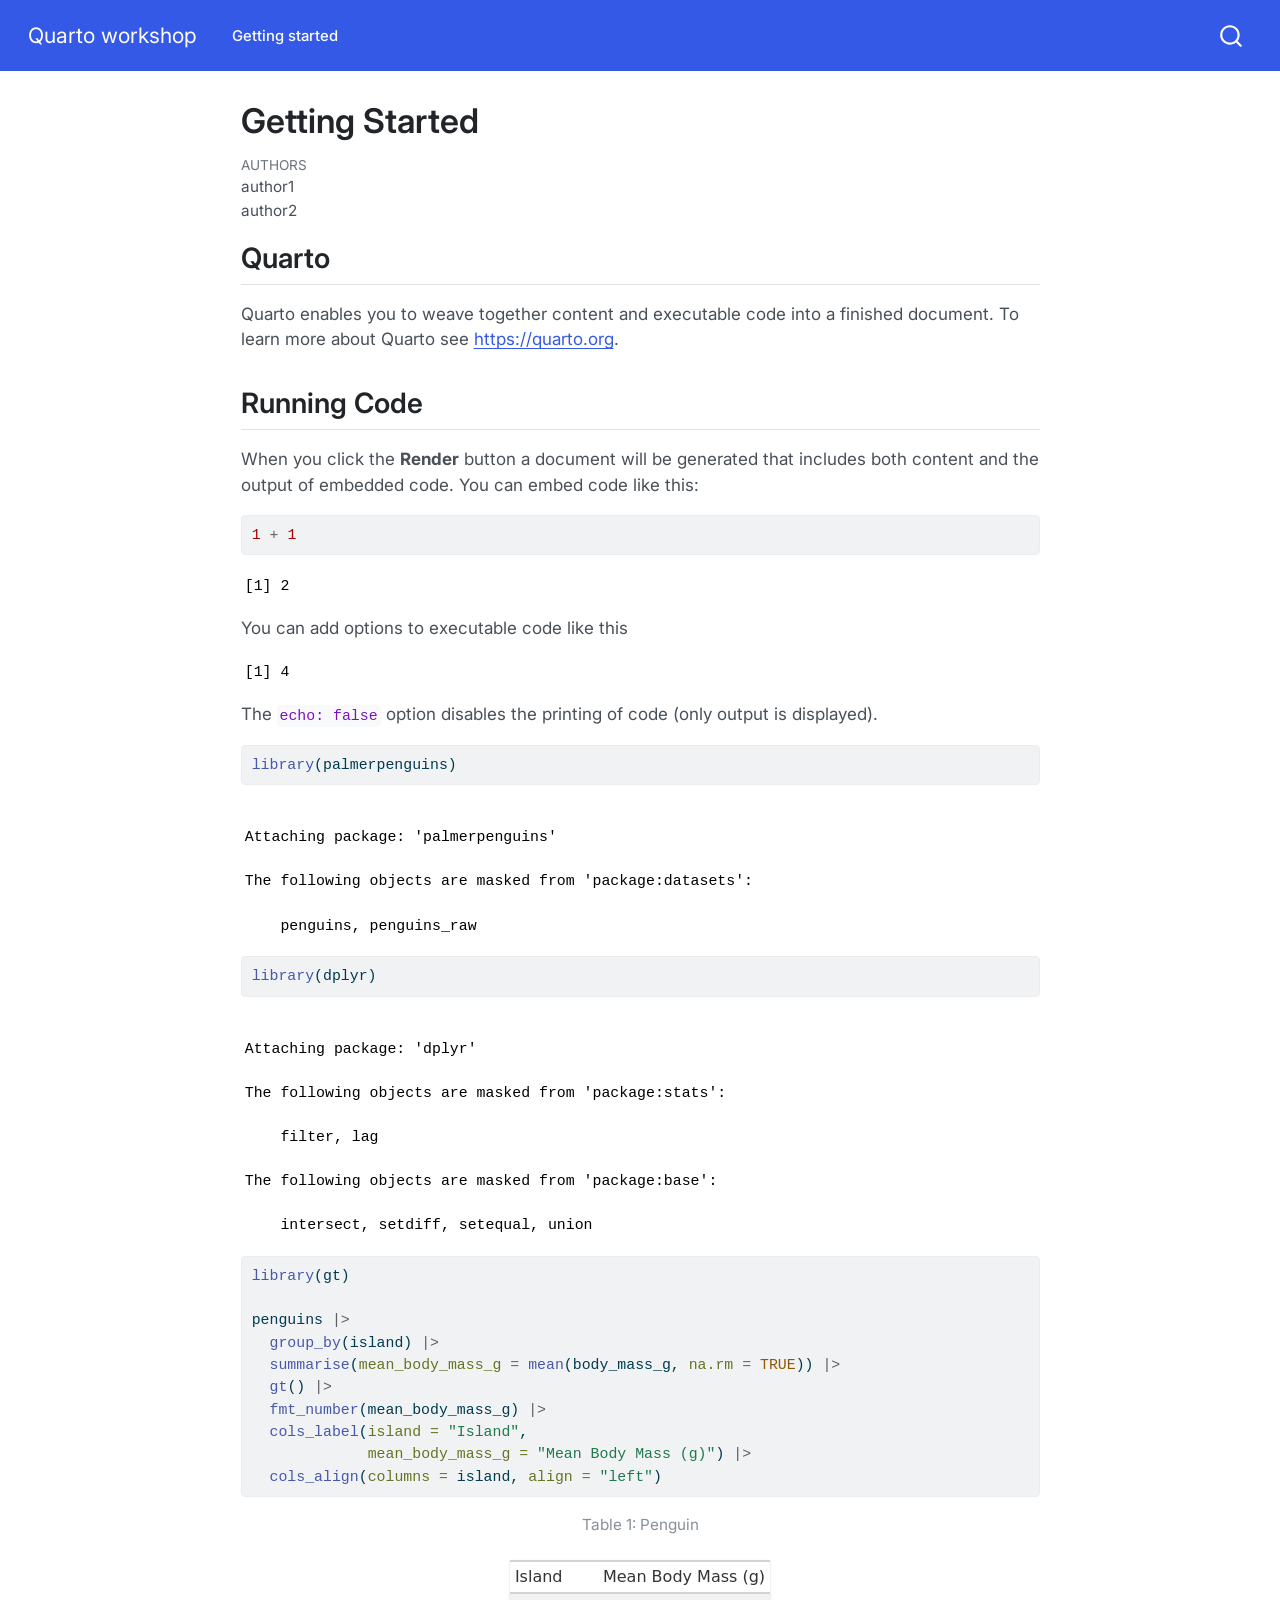
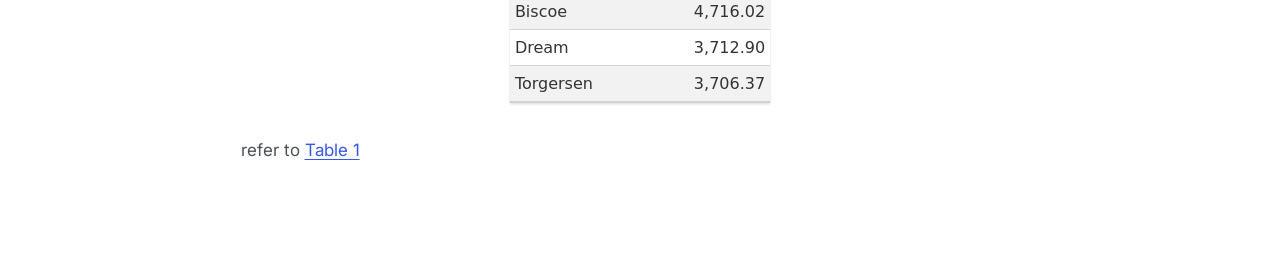
<file: index.html>
<html xmlns="http://www.w3.org/1999/xhtml">    
  <head>      
    <title>Redirect to gettingstarted.html</title>      
    <meta http-equiv="refresh" content="0;URL='gettingstarted.html'" />    
  </head>    
  <body> 
  </body>  
</html>
</file>
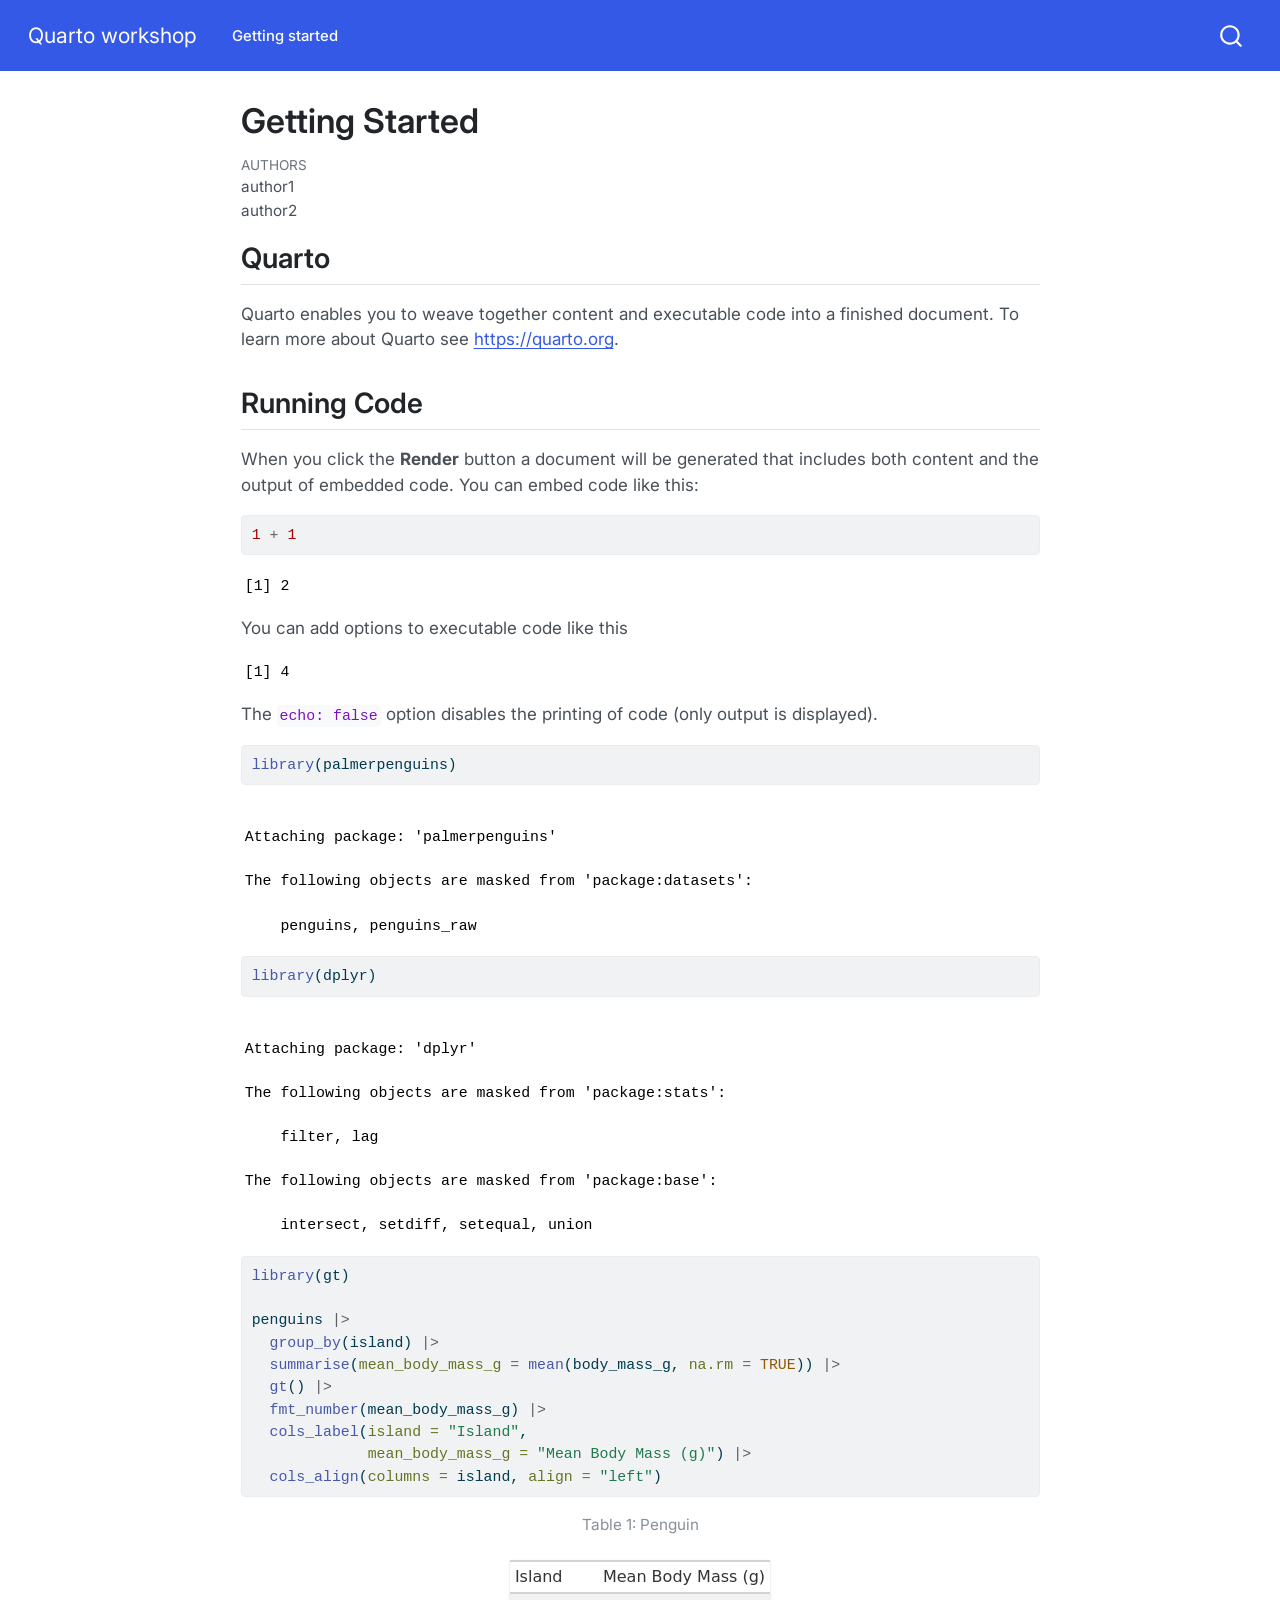
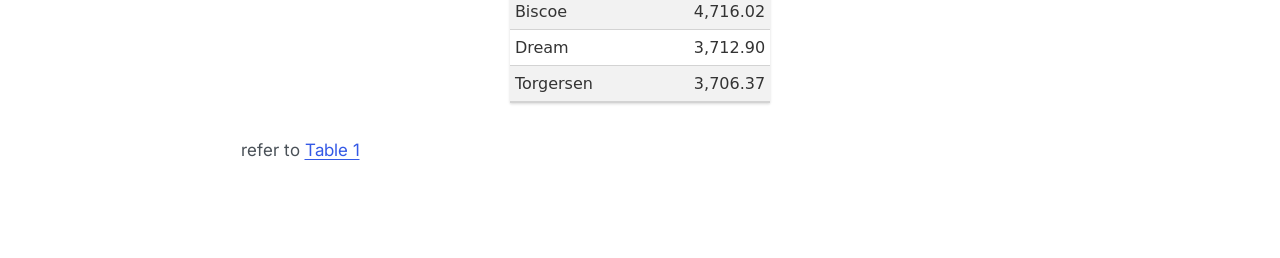
<file: gettingstarted.html>
<!DOCTYPE html>
<html xmlns="http://www.w3.org/1999/xhtml" lang="en" xml:lang="en"><head>

<meta charset="utf-8">
<meta name="generator" content="quarto-1.6.42">

<meta name="viewport" content="width=device-width, initial-scale=1.0, user-scalable=yes">

<meta name="author" content="author1">
<meta name="author" content="author2">

<title>Getting Started – Quarto workshop</title>
<style>
code{white-space: pre-wrap;}
span.smallcaps{font-variant: small-caps;}
div.columns{display: flex; gap: min(4vw, 1.5em);}
div.column{flex: auto; overflow-x: auto;}
div.hanging-indent{margin-left: 1.5em; text-indent: -1.5em;}
ul.task-list{list-style: none;}
ul.task-list li input[type="checkbox"] {
  width: 0.8em;
  margin: 0 0.8em 0.2em -1em; /* quarto-specific, see https://github.com/quarto-dev/quarto-cli/issues/4556 */ 
  vertical-align: middle;
}
/* CSS for syntax highlighting */
pre > code.sourceCode { white-space: pre; position: relative; }
pre > code.sourceCode > span { line-height: 1.25; }
pre > code.sourceCode > span:empty { height: 1.2em; }
.sourceCode { overflow: visible; }
code.sourceCode > span { color: inherit; text-decoration: inherit; }
div.sourceCode { margin: 1em 0; }
pre.sourceCode { margin: 0; }
@media screen {
div.sourceCode { overflow: auto; }
}
@media print {
pre > code.sourceCode { white-space: pre-wrap; }
pre > code.sourceCode > span { display: inline-block; text-indent: -5em; padding-left: 5em; }
}
pre.numberSource code
  { counter-reset: source-line 0; }
pre.numberSource code > span
  { position: relative; left: -4em; counter-increment: source-line; }
pre.numberSource code > span > a:first-child::before
  { content: counter(source-line);
    position: relative; left: -1em; text-align: right; vertical-align: baseline;
    border: none; display: inline-block;
    -webkit-touch-callout: none; -webkit-user-select: none;
    -khtml-user-select: none; -moz-user-select: none;
    -ms-user-select: none; user-select: none;
    padding: 0 4px; width: 4em;
  }
pre.numberSource { margin-left: 3em;  padding-left: 4px; }
div.sourceCode
  {   }
@media screen {
pre > code.sourceCode > span > a:first-child::before { text-decoration: underline; }
}
</style>


<script src="site_libs/quarto-nav/quarto-nav.js"></script>
<script src="site_libs/quarto-nav/headroom.min.js"></script>
<script src="site_libs/clipboard/clipboard.min.js"></script>
<script src="site_libs/quarto-search/autocomplete.umd.js"></script>
<script src="site_libs/quarto-search/fuse.min.js"></script>
<script src="site_libs/quarto-search/quarto-search.js"></script>
<meta name="quarto:offset" content="./">
<script src="site_libs/quarto-html/quarto.js"></script>
<script src="site_libs/quarto-html/popper.min.js"></script>
<script src="site_libs/quarto-html/tippy.umd.min.js"></script>
<script src="site_libs/quarto-html/anchor.min.js"></script>
<link href="site_libs/quarto-html/tippy.css" rel="stylesheet">
<link href="site_libs/quarto-html/quarto-syntax-highlighting-2f5df379a58b258e96c21c0638c20c03.css" rel="stylesheet" id="quarto-text-highlighting-styles">
<script src="site_libs/bootstrap/bootstrap.min.js"></script>
<link href="site_libs/bootstrap/bootstrap-icons.css" rel="stylesheet">
<link href="site_libs/bootstrap/bootstrap-1dda7c5ac6e10659e6dc1581d3376def.min.css" rel="stylesheet" append-hash="true" id="quarto-bootstrap" data-mode="light">
<script id="quarto-search-options" type="application/json">{
  "location": "navbar",
  "copy-button": false,
  "collapse-after": 3,
  "panel-placement": "end",
  "type": "overlay",
  "limit": 50,
  "keyboard-shortcut": [
    "f",
    "/",
    "s"
  ],
  "show-item-context": false,
  "language": {
    "search-no-results-text": "No results",
    "search-matching-documents-text": "matching documents",
    "search-copy-link-title": "Copy link to search",
    "search-hide-matches-text": "Hide additional matches",
    "search-more-match-text": "more match in this document",
    "search-more-matches-text": "more matches in this document",
    "search-clear-button-title": "Clear",
    "search-text-placeholder": "",
    "search-detached-cancel-button-title": "Cancel",
    "search-submit-button-title": "Submit",
    "search-label": "Search"
  }
}</script>


</head>

<body class="nav-fixed fullcontent">

<div id="quarto-search-results"></div>
  <header id="quarto-header" class="headroom fixed-top">
    <nav class="navbar navbar-expand-lg " data-bs-theme="dark">
      <div class="navbar-container container-fluid">
      <div class="navbar-brand-container mx-auto">
    <a class="navbar-brand" href="./index.html">
    <span class="navbar-title">Quarto workshop</span>
    </a>
  </div>
            <div id="quarto-search" class="" title="Search"></div>
          <button class="navbar-toggler" type="button" data-bs-toggle="collapse" data-bs-target="#navbarCollapse" aria-controls="navbarCollapse" role="menu" aria-expanded="false" aria-label="Toggle navigation" onclick="if (window.quartoToggleHeadroom) { window.quartoToggleHeadroom(); }">
  <span class="navbar-toggler-icon"></span>
</button>
          <div class="collapse navbar-collapse" id="navbarCollapse">
            <ul class="navbar-nav navbar-nav-scroll me-auto">
  <li class="nav-item">
    <a class="nav-link active" href="./gettingstarted.html" aria-current="page"> 
<span class="menu-text">Getting started</span></a>
  </li>  
</ul>
          </div> <!-- /navcollapse -->
            <div class="quarto-navbar-tools">
</div>
      </div> <!-- /container-fluid -->
    </nav>
</header>
<!-- content -->
<div id="quarto-content" class="quarto-container page-columns page-rows-contents page-layout-article page-navbar">
<!-- sidebar -->
<!-- margin-sidebar -->
    
<!-- main -->
<main class="content" id="quarto-document-content">

<header id="title-block-header" class="quarto-title-block default">
<div class="quarto-title">
<h1 class="title">Getting Started</h1>
</div>



<div class="quarto-title-meta">

    <div>
    <div class="quarto-title-meta-heading">Authors</div>
    <div class="quarto-title-meta-contents">
             <p>author1 </p>
             <p>author2 </p>
          </div>
  </div>
    
  
    
  </div>
  


</header>


<section id="quarto" class="level2">
<h2 class="anchored" data-anchor-id="quarto">Quarto</h2>
<p>Quarto enables you to weave together content and executable code into a finished document. To learn more about Quarto see <a href="https://quarto.org" class="uri">https://quarto.org</a>.</p>
</section>
<section id="running-code" class="level2">
<h2 class="anchored" data-anchor-id="running-code">Running Code</h2>
<p>When you click the <strong>Render</strong> button a document will be generated that includes both content and the output of embedded code. You can embed code like this:</p>
<div class="cell">
<div class="sourceCode cell-code" id="cb1"><pre class="sourceCode r code-with-copy"><code class="sourceCode r"><span id="cb1-1"><a href="#cb1-1" aria-hidden="true" tabindex="-1"></a><span class="dv">1</span> <span class="sc">+</span> <span class="dv">1</span></span></code><button title="Copy to Clipboard" class="code-copy-button"><i class="bi"></i></button></pre></div>
<div class="cell-output cell-output-stdout">
<pre><code>[1] 2</code></pre>
</div>
</div>
<p>You can add options to executable code like this</p>
<div class="cell">
<div class="cell-output cell-output-stdout">
<pre><code>[1] 4</code></pre>
</div>
</div>
<p>The <code>echo: false</code> option disables the printing of code (only output is displayed).</p>
<div class="cell">
<div class="sourceCode cell-code" id="cb4"><pre class="sourceCode r code-with-copy"><code class="sourceCode r"><span id="cb4-1"><a href="#cb4-1" aria-hidden="true" tabindex="-1"></a><span class="fu">library</span>(palmerpenguins)</span></code><button title="Copy to Clipboard" class="code-copy-button"><i class="bi"></i></button></pre></div>
<div class="cell-output cell-output-stderr">
<pre><code>
Attaching package: 'palmerpenguins'</code></pre>
</div>
<div class="cell-output cell-output-stderr">
<pre><code>The following objects are masked from 'package:datasets':

    penguins, penguins_raw</code></pre>
</div>
</div>
<div class="cell">
<div class="sourceCode cell-code" id="cb7"><pre class="sourceCode r code-with-copy"><code class="sourceCode r"><span id="cb7-1"><a href="#cb7-1" aria-hidden="true" tabindex="-1"></a><span class="fu">library</span>(dplyr)</span></code><button title="Copy to Clipboard" class="code-copy-button"><i class="bi"></i></button></pre></div>
<div class="cell-output cell-output-stderr">
<pre><code>
Attaching package: 'dplyr'</code></pre>
</div>
<div class="cell-output cell-output-stderr">
<pre><code>The following objects are masked from 'package:stats':

    filter, lag</code></pre>
</div>
<div class="cell-output cell-output-stderr">
<pre><code>The following objects are masked from 'package:base':

    intersect, setdiff, setequal, union</code></pre>
</div>
<div class="sourceCode cell-code" id="cb11"><pre class="sourceCode r code-with-copy"><code class="sourceCode r"><span id="cb11-1"><a href="#cb11-1" aria-hidden="true" tabindex="-1"></a><span class="fu">library</span>(gt)</span>
<span id="cb11-2"><a href="#cb11-2" aria-hidden="true" tabindex="-1"></a></span>
<span id="cb11-3"><a href="#cb11-3" aria-hidden="true" tabindex="-1"></a>penguins <span class="sc">|&gt;</span></span>
<span id="cb11-4"><a href="#cb11-4" aria-hidden="true" tabindex="-1"></a>  <span class="fu">group_by</span>(island) <span class="sc">|&gt;</span></span>
<span id="cb11-5"><a href="#cb11-5" aria-hidden="true" tabindex="-1"></a>  <span class="fu">summarise</span>(<span class="at">mean_body_mass_g =</span> <span class="fu">mean</span>(body_mass_g, <span class="at">na.rm =</span> <span class="cn">TRUE</span>)) <span class="sc">|&gt;</span></span>
<span id="cb11-6"><a href="#cb11-6" aria-hidden="true" tabindex="-1"></a>  <span class="fu">gt</span>() <span class="sc">|&gt;</span> </span>
<span id="cb11-7"><a href="#cb11-7" aria-hidden="true" tabindex="-1"></a>  <span class="fu">fmt_number</span>(mean_body_mass_g) <span class="sc">|&gt;</span></span>
<span id="cb11-8"><a href="#cb11-8" aria-hidden="true" tabindex="-1"></a>  <span class="fu">cols_label</span>(<span class="at">island =</span> <span class="st">"Island"</span>,</span>
<span id="cb11-9"><a href="#cb11-9" aria-hidden="true" tabindex="-1"></a>             <span class="at">mean_body_mass_g =</span> <span class="st">"Mean Body Mass (g)"</span>) <span class="sc">|&gt;</span></span>
<span id="cb11-10"><a href="#cb11-10" aria-hidden="true" tabindex="-1"></a>  <span class="fu">cols_align</span>(<span class="at">columns =</span> island, <span class="at">align =</span> <span class="st">"left"</span>)</span></code><button title="Copy to Clipboard" class="code-copy-button"><i class="bi"></i></button></pre></div>
<div id="tbl-penguinMass" class="cell quarto-float quarto-figure quarto-figure-center anchored">
<figure class="quarto-float quarto-float-tbl figure">
<figcaption class="quarto-float-caption-top quarto-float-caption quarto-float-tbl" id="tbl-penguinMass-caption-0ceaefa1-69ba-4598-a22c-09a6ac19f8ca">
Table&nbsp;1: Penguin
</figcaption>
<div aria-describedby="tbl-penguinMass-caption-0ceaefa1-69ba-4598-a22c-09a6ac19f8ca">
<div class="cell-output-display">
<div id="hcxidxrvbj" style="padding-left:0px;padding-right:0px;padding-top:10px;padding-bottom:10px;overflow-x:auto;overflow-y:auto;width:auto;height:auto;">
<style>#hcxidxrvbj table {
  font-family: system-ui, 'Segoe UI', Roboto, Helvetica, Arial, sans-serif, 'Apple Color Emoji', 'Segoe UI Emoji', 'Segoe UI Symbol', 'Noto Color Emoji';
  -webkit-font-smoothing: antialiased;
  -moz-osx-font-smoothing: grayscale;
}

#hcxidxrvbj thead, #hcxidxrvbj tbody, #hcxidxrvbj tfoot, #hcxidxrvbj tr, #hcxidxrvbj td, #hcxidxrvbj th {
  border-style: none;
}

#hcxidxrvbj p {
  margin: 0;
  padding: 0;
}

#hcxidxrvbj .gt_table {
  display: table;
  border-collapse: collapse;
  line-height: normal;
  margin-left: auto;
  margin-right: auto;
  color: #333333;
  font-size: 16px;
  font-weight: normal;
  font-style: normal;
  background-color: #FFFFFF;
  width: auto;
  border-top-style: solid;
  border-top-width: 2px;
  border-top-color: #A8A8A8;
  border-right-style: none;
  border-right-width: 2px;
  border-right-color: #D3D3D3;
  border-bottom-style: solid;
  border-bottom-width: 2px;
  border-bottom-color: #A8A8A8;
  border-left-style: none;
  border-left-width: 2px;
  border-left-color: #D3D3D3;
}

#hcxidxrvbj .gt_caption {
  padding-top: 4px;
  padding-bottom: 4px;
}

#hcxidxrvbj .gt_title {
  color: #333333;
  font-size: 125%;
  font-weight: initial;
  padding-top: 4px;
  padding-bottom: 4px;
  padding-left: 5px;
  padding-right: 5px;
  border-bottom-color: #FFFFFF;
  border-bottom-width: 0;
}

#hcxidxrvbj .gt_subtitle {
  color: #333333;
  font-size: 85%;
  font-weight: initial;
  padding-top: 3px;
  padding-bottom: 5px;
  padding-left: 5px;
  padding-right: 5px;
  border-top-color: #FFFFFF;
  border-top-width: 0;
}

#hcxidxrvbj .gt_heading {
  background-color: #FFFFFF;
  text-align: center;
  border-bottom-color: #FFFFFF;
  border-left-style: none;
  border-left-width: 1px;
  border-left-color: #D3D3D3;
  border-right-style: none;
  border-right-width: 1px;
  border-right-color: #D3D3D3;
}

#hcxidxrvbj .gt_bottom_border {
  border-bottom-style: solid;
  border-bottom-width: 2px;
  border-bottom-color: #D3D3D3;
}

#hcxidxrvbj .gt_col_headings {
  border-top-style: solid;
  border-top-width: 2px;
  border-top-color: #D3D3D3;
  border-bottom-style: solid;
  border-bottom-width: 2px;
  border-bottom-color: #D3D3D3;
  border-left-style: none;
  border-left-width: 1px;
  border-left-color: #D3D3D3;
  border-right-style: none;
  border-right-width: 1px;
  border-right-color: #D3D3D3;
}

#hcxidxrvbj .gt_col_heading {
  color: #333333;
  background-color: #FFFFFF;
  font-size: 100%;
  font-weight: normal;
  text-transform: inherit;
  border-left-style: none;
  border-left-width: 1px;
  border-left-color: #D3D3D3;
  border-right-style: none;
  border-right-width: 1px;
  border-right-color: #D3D3D3;
  vertical-align: bottom;
  padding-top: 5px;
  padding-bottom: 6px;
  padding-left: 5px;
  padding-right: 5px;
  overflow-x: hidden;
}

#hcxidxrvbj .gt_column_spanner_outer {
  color: #333333;
  background-color: #FFFFFF;
  font-size: 100%;
  font-weight: normal;
  text-transform: inherit;
  padding-top: 0;
  padding-bottom: 0;
  padding-left: 4px;
  padding-right: 4px;
}

#hcxidxrvbj .gt_column_spanner_outer:first-child {
  padding-left: 0;
}

#hcxidxrvbj .gt_column_spanner_outer:last-child {
  padding-right: 0;
}

#hcxidxrvbj .gt_column_spanner {
  border-bottom-style: solid;
  border-bottom-width: 2px;
  border-bottom-color: #D3D3D3;
  vertical-align: bottom;
  padding-top: 5px;
  padding-bottom: 5px;
  overflow-x: hidden;
  display: inline-block;
  width: 100%;
}

#hcxidxrvbj .gt_spanner_row {
  border-bottom-style: hidden;
}

#hcxidxrvbj .gt_group_heading {
  padding-top: 8px;
  padding-bottom: 8px;
  padding-left: 5px;
  padding-right: 5px;
  color: #333333;
  background-color: #FFFFFF;
  font-size: 100%;
  font-weight: initial;
  text-transform: inherit;
  border-top-style: solid;
  border-top-width: 2px;
  border-top-color: #D3D3D3;
  border-bottom-style: solid;
  border-bottom-width: 2px;
  border-bottom-color: #D3D3D3;
  border-left-style: none;
  border-left-width: 1px;
  border-left-color: #D3D3D3;
  border-right-style: none;
  border-right-width: 1px;
  border-right-color: #D3D3D3;
  vertical-align: middle;
  text-align: left;
}

#hcxidxrvbj .gt_empty_group_heading {
  padding: 0.5px;
  color: #333333;
  background-color: #FFFFFF;
  font-size: 100%;
  font-weight: initial;
  border-top-style: solid;
  border-top-width: 2px;
  border-top-color: #D3D3D3;
  border-bottom-style: solid;
  border-bottom-width: 2px;
  border-bottom-color: #D3D3D3;
  vertical-align: middle;
}

#hcxidxrvbj .gt_from_md > :first-child {
  margin-top: 0;
}

#hcxidxrvbj .gt_from_md > :last-child {
  margin-bottom: 0;
}

#hcxidxrvbj .gt_row {
  padding-top: 8px;
  padding-bottom: 8px;
  padding-left: 5px;
  padding-right: 5px;
  margin: 10px;
  border-top-style: solid;
  border-top-width: 1px;
  border-top-color: #D3D3D3;
  border-left-style: none;
  border-left-width: 1px;
  border-left-color: #D3D3D3;
  border-right-style: none;
  border-right-width: 1px;
  border-right-color: #D3D3D3;
  vertical-align: middle;
  overflow-x: hidden;
}

#hcxidxrvbj .gt_stub {
  color: #333333;
  background-color: #FFFFFF;
  font-size: 100%;
  font-weight: initial;
  text-transform: inherit;
  border-right-style: solid;
  border-right-width: 2px;
  border-right-color: #D3D3D3;
  padding-left: 5px;
  padding-right: 5px;
}

#hcxidxrvbj .gt_stub_row_group {
  color: #333333;
  background-color: #FFFFFF;
  font-size: 100%;
  font-weight: initial;
  text-transform: inherit;
  border-right-style: solid;
  border-right-width: 2px;
  border-right-color: #D3D3D3;
  padding-left: 5px;
  padding-right: 5px;
  vertical-align: top;
}

#hcxidxrvbj .gt_row_group_first td {
  border-top-width: 2px;
}

#hcxidxrvbj .gt_row_group_first th {
  border-top-width: 2px;
}

#hcxidxrvbj .gt_summary_row {
  color: #333333;
  background-color: #FFFFFF;
  text-transform: inherit;
  padding-top: 8px;
  padding-bottom: 8px;
  padding-left: 5px;
  padding-right: 5px;
}

#hcxidxrvbj .gt_first_summary_row {
  border-top-style: solid;
  border-top-color: #D3D3D3;
}

#hcxidxrvbj .gt_first_summary_row.thick {
  border-top-width: 2px;
}

#hcxidxrvbj .gt_last_summary_row {
  padding-top: 8px;
  padding-bottom: 8px;
  padding-left: 5px;
  padding-right: 5px;
  border-bottom-style: solid;
  border-bottom-width: 2px;
  border-bottom-color: #D3D3D3;
}

#hcxidxrvbj .gt_grand_summary_row {
  color: #333333;
  background-color: #FFFFFF;
  text-transform: inherit;
  padding-top: 8px;
  padding-bottom: 8px;
  padding-left: 5px;
  padding-right: 5px;
}

#hcxidxrvbj .gt_first_grand_summary_row {
  padding-top: 8px;
  padding-bottom: 8px;
  padding-left: 5px;
  padding-right: 5px;
  border-top-style: double;
  border-top-width: 6px;
  border-top-color: #D3D3D3;
}

#hcxidxrvbj .gt_last_grand_summary_row_top {
  padding-top: 8px;
  padding-bottom: 8px;
  padding-left: 5px;
  padding-right: 5px;
  border-bottom-style: double;
  border-bottom-width: 6px;
  border-bottom-color: #D3D3D3;
}

#hcxidxrvbj .gt_striped {
  background-color: rgba(128, 128, 128, 0.05);
}

#hcxidxrvbj .gt_table_body {
  border-top-style: solid;
  border-top-width: 2px;
  border-top-color: #D3D3D3;
  border-bottom-style: solid;
  border-bottom-width: 2px;
  border-bottom-color: #D3D3D3;
}

#hcxidxrvbj .gt_footnotes {
  color: #333333;
  background-color: #FFFFFF;
  border-bottom-style: none;
  border-bottom-width: 2px;
  border-bottom-color: #D3D3D3;
  border-left-style: none;
  border-left-width: 2px;
  border-left-color: #D3D3D3;
  border-right-style: none;
  border-right-width: 2px;
  border-right-color: #D3D3D3;
}

#hcxidxrvbj .gt_footnote {
  margin: 0px;
  font-size: 90%;
  padding-top: 4px;
  padding-bottom: 4px;
  padding-left: 5px;
  padding-right: 5px;
}

#hcxidxrvbj .gt_sourcenotes {
  color: #333333;
  background-color: #FFFFFF;
  border-bottom-style: none;
  border-bottom-width: 2px;
  border-bottom-color: #D3D3D3;
  border-left-style: none;
  border-left-width: 2px;
  border-left-color: #D3D3D3;
  border-right-style: none;
  border-right-width: 2px;
  border-right-color: #D3D3D3;
}

#hcxidxrvbj .gt_sourcenote {
  font-size: 90%;
  padding-top: 4px;
  padding-bottom: 4px;
  padding-left: 5px;
  padding-right: 5px;
}

#hcxidxrvbj .gt_left {
  text-align: left;
}

#hcxidxrvbj .gt_center {
  text-align: center;
}

#hcxidxrvbj .gt_right {
  text-align: right;
  font-variant-numeric: tabular-nums;
}

#hcxidxrvbj .gt_font_normal {
  font-weight: normal;
}

#hcxidxrvbj .gt_font_bold {
  font-weight: bold;
}

#hcxidxrvbj .gt_font_italic {
  font-style: italic;
}

#hcxidxrvbj .gt_super {
  font-size: 65%;
}

#hcxidxrvbj .gt_footnote_marks {
  font-size: 75%;
  vertical-align: 0.4em;
  position: initial;
}

#hcxidxrvbj .gt_asterisk {
  font-size: 100%;
  vertical-align: 0;
}

#hcxidxrvbj .gt_indent_1 {
  text-indent: 5px;
}

#hcxidxrvbj .gt_indent_2 {
  text-indent: 10px;
}

#hcxidxrvbj .gt_indent_3 {
  text-indent: 15px;
}

#hcxidxrvbj .gt_indent_4 {
  text-indent: 20px;
}

#hcxidxrvbj .gt_indent_5 {
  text-indent: 25px;
}

#hcxidxrvbj .katex-display {
  display: inline-flex !important;
  margin-bottom: 0.75em !important;
}

#hcxidxrvbj div.Reactable > div.rt-table > div.rt-thead > div.rt-tr.rt-tr-group-header > div.rt-th-group:after {
  height: 0px !important;
}
</style>

<table class="gt_table do-not-create-environment cell caption-top table table-sm table-striped small" data-quarto-postprocess="true" data-quarto-disable-processing="false" data-quarto-bootstrap="false">
<thead>
<tr class="gt_col_headings header">
<th id="island" class="gt_col_heading gt_columns_bottom_border gt_left" data-quarto-table-cell-role="th" scope="col">Island</th>
<th id="mean_body_mass_g" class="gt_col_heading gt_columns_bottom_border gt_right" data-quarto-table-cell-role="th" scope="col">Mean Body Mass (g)</th>
</tr>
</thead>
<tbody class="gt_table_body">
<tr class="odd">
<td class="gt_row gt_left" headers="island">Biscoe</td>
<td class="gt_row gt_right" headers="mean_body_mass_g">4,716.02</td>
</tr>
<tr class="even">
<td class="gt_row gt_left" headers="island">Dream</td>
<td class="gt_row gt_right" headers="mean_body_mass_g">3,712.90</td>
</tr>
<tr class="odd">
<td class="gt_row gt_left" headers="island">Torgersen</td>
<td class="gt_row gt_right" headers="mean_body_mass_g">3,706.37</td>
</tr>
</tbody>
</table>

</div>
</div>
</div>
</figure>
</div>
</div>
<p>refer to <a href="#tbl-penguinMass" class="quarto-xref">Table&nbsp;1</a></p>


</section>

</main> <!-- /main -->
<script id="quarto-html-after-body" type="application/javascript">
window.document.addEventListener("DOMContentLoaded", function (event) {
  const toggleBodyColorMode = (bsSheetEl) => {
    const mode = bsSheetEl.getAttribute("data-mode");
    const bodyEl = window.document.querySelector("body");
    if (mode === "dark") {
      bodyEl.classList.add("quarto-dark");
      bodyEl.classList.remove("quarto-light");
    } else {
      bodyEl.classList.add("quarto-light");
      bodyEl.classList.remove("quarto-dark");
    }
  }
  const toggleBodyColorPrimary = () => {
    const bsSheetEl = window.document.querySelector("link#quarto-bootstrap");
    if (bsSheetEl) {
      toggleBodyColorMode(bsSheetEl);
    }
  }
  toggleBodyColorPrimary();  
  const icon = "";
  const anchorJS = new window.AnchorJS();
  anchorJS.options = {
    placement: 'right',
    icon: icon
  };
  anchorJS.add('.anchored');
  const isCodeAnnotation = (el) => {
    for (const clz of el.classList) {
      if (clz.startsWith('code-annotation-')) {                     
        return true;
      }
    }
    return false;
  }
  const onCopySuccess = function(e) {
    // button target
    const button = e.trigger;
    // don't keep focus
    button.blur();
    // flash "checked"
    button.classList.add('code-copy-button-checked');
    var currentTitle = button.getAttribute("title");
    button.setAttribute("title", "Copied!");
    let tooltip;
    if (window.bootstrap) {
      button.setAttribute("data-bs-toggle", "tooltip");
      button.setAttribute("data-bs-placement", "left");
      button.setAttribute("data-bs-title", "Copied!");
      tooltip = new bootstrap.Tooltip(button, 
        { trigger: "manual", 
          customClass: "code-copy-button-tooltip",
          offset: [0, -8]});
      tooltip.show();    
    }
    setTimeout(function() {
      if (tooltip) {
        tooltip.hide();
        button.removeAttribute("data-bs-title");
        button.removeAttribute("data-bs-toggle");
        button.removeAttribute("data-bs-placement");
      }
      button.setAttribute("title", currentTitle);
      button.classList.remove('code-copy-button-checked');
    }, 1000);
    // clear code selection
    e.clearSelection();
  }
  const getTextToCopy = function(trigger) {
      const codeEl = trigger.previousElementSibling.cloneNode(true);
      for (const childEl of codeEl.children) {
        if (isCodeAnnotation(childEl)) {
          childEl.remove();
        }
      }
      return codeEl.innerText;
  }
  const clipboard = new window.ClipboardJS('.code-copy-button:not([data-in-quarto-modal])', {
    text: getTextToCopy
  });
  clipboard.on('success', onCopySuccess);
  if (window.document.getElementById('quarto-embedded-source-code-modal')) {
    const clipboardModal = new window.ClipboardJS('.code-copy-button[data-in-quarto-modal]', {
      text: getTextToCopy,
      container: window.document.getElementById('quarto-embedded-source-code-modal')
    });
    clipboardModal.on('success', onCopySuccess);
  }
    var localhostRegex = new RegExp(/^(?:http|https):\/\/localhost\:?[0-9]*\//);
    var mailtoRegex = new RegExp(/^mailto:/);
      var filterRegex = new RegExp('/' + window.location.host + '/');
    var isInternal = (href) => {
        return filterRegex.test(href) || localhostRegex.test(href) || mailtoRegex.test(href);
    }
    // Inspect non-navigation links and adorn them if external
 	var links = window.document.querySelectorAll('a[href]:not(.nav-link):not(.navbar-brand):not(.toc-action):not(.sidebar-link):not(.sidebar-item-toggle):not(.pagination-link):not(.no-external):not([aria-hidden]):not(.dropdown-item):not(.quarto-navigation-tool):not(.about-link)');
    for (var i=0; i<links.length; i++) {
      const link = links[i];
      if (!isInternal(link.href)) {
        // undo the damage that might have been done by quarto-nav.js in the case of
        // links that we want to consider external
        if (link.dataset.originalHref !== undefined) {
          link.href = link.dataset.originalHref;
        }
      }
    }
  function tippyHover(el, contentFn, onTriggerFn, onUntriggerFn) {
    const config = {
      allowHTML: true,
      maxWidth: 500,
      delay: 100,
      arrow: false,
      appendTo: function(el) {
          return el.parentElement;
      },
      interactive: true,
      interactiveBorder: 10,
      theme: 'quarto',
      placement: 'bottom-start',
    };
    if (contentFn) {
      config.content = contentFn;
    }
    if (onTriggerFn) {
      config.onTrigger = onTriggerFn;
    }
    if (onUntriggerFn) {
      config.onUntrigger = onUntriggerFn;
    }
    window.tippy(el, config); 
  }
  const noterefs = window.document.querySelectorAll('a[role="doc-noteref"]');
  for (var i=0; i<noterefs.length; i++) {
    const ref = noterefs[i];
    tippyHover(ref, function() {
      // use id or data attribute instead here
      let href = ref.getAttribute('data-footnote-href') || ref.getAttribute('href');
      try { href = new URL(href).hash; } catch {}
      const id = href.replace(/^#\/?/, "");
      const note = window.document.getElementById(id);
      if (note) {
        return note.innerHTML;
      } else {
        return "";
      }
    });
  }
  const xrefs = window.document.querySelectorAll('a.quarto-xref');
  const processXRef = (id, note) => {
    // Strip column container classes
    const stripColumnClz = (el) => {
      el.classList.remove("page-full", "page-columns");
      if (el.children) {
        for (const child of el.children) {
          stripColumnClz(child);
        }
      }
    }
    stripColumnClz(note)
    if (id === null || id.startsWith('sec-')) {
      // Special case sections, only their first couple elements
      const container = document.createElement("div");
      if (note.children && note.children.length > 2) {
        container.appendChild(note.children[0].cloneNode(true));
        for (let i = 1; i < note.children.length; i++) {
          const child = note.children[i];
          if (child.tagName === "P" && child.innerText === "") {
            continue;
          } else {
            container.appendChild(child.cloneNode(true));
            break;
          }
        }
        if (window.Quarto?.typesetMath) {
          window.Quarto.typesetMath(container);
        }
        return container.innerHTML
      } else {
        if (window.Quarto?.typesetMath) {
          window.Quarto.typesetMath(note);
        }
        return note.innerHTML;
      }
    } else {
      // Remove any anchor links if they are present
      const anchorLink = note.querySelector('a.anchorjs-link');
      if (anchorLink) {
        anchorLink.remove();
      }
      if (window.Quarto?.typesetMath) {
        window.Quarto.typesetMath(note);
      }
      if (note.classList.contains("callout")) {
        return note.outerHTML;
      } else {
        return note.innerHTML;
      }
    }
  }
  for (var i=0; i<xrefs.length; i++) {
    const xref = xrefs[i];
    tippyHover(xref, undefined, function(instance) {
      instance.disable();
      let url = xref.getAttribute('href');
      let hash = undefined; 
      if (url.startsWith('#')) {
        hash = url;
      } else {
        try { hash = new URL(url).hash; } catch {}
      }
      if (hash) {
        const id = hash.replace(/^#\/?/, "");
        const note = window.document.getElementById(id);
        if (note !== null) {
          try {
            const html = processXRef(id, note.cloneNode(true));
            instance.setContent(html);
          } finally {
            instance.enable();
            instance.show();
          }
        } else {
          // See if we can fetch this
          fetch(url.split('#')[0])
          .then(res => res.text())
          .then(html => {
            const parser = new DOMParser();
            const htmlDoc = parser.parseFromString(html, "text/html");
            const note = htmlDoc.getElementById(id);
            if (note !== null) {
              const html = processXRef(id, note);
              instance.setContent(html);
            } 
          }).finally(() => {
            instance.enable();
            instance.show();
          });
        }
      } else {
        // See if we can fetch a full url (with no hash to target)
        // This is a special case and we should probably do some content thinning / targeting
        fetch(url)
        .then(res => res.text())
        .then(html => {
          const parser = new DOMParser();
          const htmlDoc = parser.parseFromString(html, "text/html");
          const note = htmlDoc.querySelector('main.content');
          if (note !== null) {
            // This should only happen for chapter cross references
            // (since there is no id in the URL)
            // remove the first header
            if (note.children.length > 0 && note.children[0].tagName === "HEADER") {
              note.children[0].remove();
            }
            const html = processXRef(null, note);
            instance.setContent(html);
          } 
        }).finally(() => {
          instance.enable();
          instance.show();
        });
      }
    }, function(instance) {
    });
  }
      let selectedAnnoteEl;
      const selectorForAnnotation = ( cell, annotation) => {
        let cellAttr = 'data-code-cell="' + cell + '"';
        let lineAttr = 'data-code-annotation="' +  annotation + '"';
        const selector = 'span[' + cellAttr + '][' + lineAttr + ']';
        return selector;
      }
      const selectCodeLines = (annoteEl) => {
        const doc = window.document;
        const targetCell = annoteEl.getAttribute("data-target-cell");
        const targetAnnotation = annoteEl.getAttribute("data-target-annotation");
        const annoteSpan = window.document.querySelector(selectorForAnnotation(targetCell, targetAnnotation));
        const lines = annoteSpan.getAttribute("data-code-lines").split(",");
        const lineIds = lines.map((line) => {
          return targetCell + "-" + line;
        })
        let top = null;
        let height = null;
        let parent = null;
        if (lineIds.length > 0) {
            //compute the position of the single el (top and bottom and make a div)
            const el = window.document.getElementById(lineIds[0]);
            top = el.offsetTop;
            height = el.offsetHeight;
            parent = el.parentElement.parentElement;
          if (lineIds.length > 1) {
            const lastEl = window.document.getElementById(lineIds[lineIds.length - 1]);
            const bottom = lastEl.offsetTop + lastEl.offsetHeight;
            height = bottom - top;
          }
          if (top !== null && height !== null && parent !== null) {
            // cook up a div (if necessary) and position it 
            let div = window.document.getElementById("code-annotation-line-highlight");
            if (div === null) {
              div = window.document.createElement("div");
              div.setAttribute("id", "code-annotation-line-highlight");
              div.style.position = 'absolute';
              parent.appendChild(div);
            }
            div.style.top = top - 2 + "px";
            div.style.height = height + 4 + "px";
            div.style.left = 0;
            let gutterDiv = window.document.getElementById("code-annotation-line-highlight-gutter");
            if (gutterDiv === null) {
              gutterDiv = window.document.createElement("div");
              gutterDiv.setAttribute("id", "code-annotation-line-highlight-gutter");
              gutterDiv.style.position = 'absolute';
              const codeCell = window.document.getElementById(targetCell);
              const gutter = codeCell.querySelector('.code-annotation-gutter');
              gutter.appendChild(gutterDiv);
            }
            gutterDiv.style.top = top - 2 + "px";
            gutterDiv.style.height = height + 4 + "px";
          }
          selectedAnnoteEl = annoteEl;
        }
      };
      const unselectCodeLines = () => {
        const elementsIds = ["code-annotation-line-highlight", "code-annotation-line-highlight-gutter"];
        elementsIds.forEach((elId) => {
          const div = window.document.getElementById(elId);
          if (div) {
            div.remove();
          }
        });
        selectedAnnoteEl = undefined;
      };
        // Handle positioning of the toggle
    window.addEventListener(
      "resize",
      throttle(() => {
        elRect = undefined;
        if (selectedAnnoteEl) {
          selectCodeLines(selectedAnnoteEl);
        }
      }, 10)
    );
    function throttle(fn, ms) {
    let throttle = false;
    let timer;
      return (...args) => {
        if(!throttle) { // first call gets through
            fn.apply(this, args);
            throttle = true;
        } else { // all the others get throttled
            if(timer) clearTimeout(timer); // cancel #2
            timer = setTimeout(() => {
              fn.apply(this, args);
              timer = throttle = false;
            }, ms);
        }
      };
    }
      // Attach click handler to the DT
      const annoteDls = window.document.querySelectorAll('dt[data-target-cell]');
      for (const annoteDlNode of annoteDls) {
        annoteDlNode.addEventListener('click', (event) => {
          const clickedEl = event.target;
          if (clickedEl !== selectedAnnoteEl) {
            unselectCodeLines();
            const activeEl = window.document.querySelector('dt[data-target-cell].code-annotation-active');
            if (activeEl) {
              activeEl.classList.remove('code-annotation-active');
            }
            selectCodeLines(clickedEl);
            clickedEl.classList.add('code-annotation-active');
          } else {
            // Unselect the line
            unselectCodeLines();
            clickedEl.classList.remove('code-annotation-active');
          }
        });
      }
  const findCites = (el) => {
    const parentEl = el.parentElement;
    if (parentEl) {
      const cites = parentEl.dataset.cites;
      if (cites) {
        return {
          el,
          cites: cites.split(' ')
        };
      } else {
        return findCites(el.parentElement)
      }
    } else {
      return undefined;
    }
  };
  var bibliorefs = window.document.querySelectorAll('a[role="doc-biblioref"]');
  for (var i=0; i<bibliorefs.length; i++) {
    const ref = bibliorefs[i];
    const citeInfo = findCites(ref);
    if (citeInfo) {
      tippyHover(citeInfo.el, function() {
        var popup = window.document.createElement('div');
        citeInfo.cites.forEach(function(cite) {
          var citeDiv = window.document.createElement('div');
          citeDiv.classList.add('hanging-indent');
          citeDiv.classList.add('csl-entry');
          var biblioDiv = window.document.getElementById('ref-' + cite);
          if (biblioDiv) {
            citeDiv.innerHTML = biblioDiv.innerHTML;
          }
          popup.appendChild(citeDiv);
        });
        return popup.innerHTML;
      });
    }
  }
});
</script>
</div> <!-- /content -->




</body></html>
</file>
<file: site_libs/quarto-html/tippy.css>
.tippy-box[data-animation=fade][data-state=hidden]{opacity:0}[data-tippy-root]{max-width:calc(100vw - 10px)}.tippy-box{position:relative;background-color:#333;color:#fff;border-radius:4px;font-size:14px;line-height:1.4;white-space:normal;outline:0;transition-property:transform,visibility,opacity}.tippy-box[data-placement^=top]>.tippy-arrow{bottom:0}.tippy-box[data-placement^=top]>.tippy-arrow:before{bottom:-7px;left:0;border-width:8px 8px 0;border-top-color:initial;transform-origin:center top}.tippy-box[data-placement^=bottom]>.tippy-arrow{top:0}.tippy-box[data-placement^=bottom]>.tippy-arrow:before{top:-7px;left:0;border-width:0 8px 8px;border-bottom-color:initial;transform-origin:center bottom}.tippy-box[data-placement^=left]>.tippy-arrow{right:0}.tippy-box[data-placement^=left]>.tippy-arrow:before{border-width:8px 0 8px 8px;border-left-color:initial;right:-7px;transform-origin:center left}.tippy-box[data-placement^=right]>.tippy-arrow{left:0}.tippy-box[data-placement^=right]>.tippy-arrow:before{left:-7px;border-width:8px 8px 8px 0;border-right-color:initial;transform-origin:center right}.tippy-box[data-inertia][data-state=visible]{transition-timing-function:cubic-bezier(.54,1.5,.38,1.11)}.tippy-arrow{width:16px;height:16px;color:#333}.tippy-arrow:before{content:"";position:absolute;border-color:transparent;border-style:solid}.tippy-content{position:relative;padding:5px 9px;z-index:1}
</file>
<file: site_libs/quarto-html/quarto-syntax-highlighting-2f5df379a58b258e96c21c0638c20c03.css>
/* quarto syntax highlight colors */
:root {
  --quarto-hl-ot-color: #003B4F;
  --quarto-hl-at-color: #657422;
  --quarto-hl-ss-color: #20794D;
  --quarto-hl-an-color: #5E5E5E;
  --quarto-hl-fu-color: #4758AB;
  --quarto-hl-st-color: #20794D;
  --quarto-hl-cf-color: #003B4F;
  --quarto-hl-op-color: #5E5E5E;
  --quarto-hl-er-color: #AD0000;
  --quarto-hl-bn-color: #AD0000;
  --quarto-hl-al-color: #AD0000;
  --quarto-hl-va-color: #111111;
  --quarto-hl-bu-color: inherit;
  --quarto-hl-ex-color: inherit;
  --quarto-hl-pp-color: #AD0000;
  --quarto-hl-in-color: #5E5E5E;
  --quarto-hl-vs-color: #20794D;
  --quarto-hl-wa-color: #5E5E5E;
  --quarto-hl-do-color: #5E5E5E;
  --quarto-hl-im-color: #00769E;
  --quarto-hl-ch-color: #20794D;
  --quarto-hl-dt-color: #AD0000;
  --quarto-hl-fl-color: #AD0000;
  --quarto-hl-co-color: #5E5E5E;
  --quarto-hl-cv-color: #5E5E5E;
  --quarto-hl-cn-color: #8f5902;
  --quarto-hl-sc-color: #5E5E5E;
  --quarto-hl-dv-color: #AD0000;
  --quarto-hl-kw-color: #003B4F;
}

/* other quarto variables */
:root {
  --quarto-font-monospace: SFMono-Regular, Menlo, Monaco, Consolas, "Liberation Mono", "Courier New", monospace;
}

pre > code.sourceCode > span {
  color: #003B4F;
}

code span {
  color: #003B4F;
}

code.sourceCode > span {
  color: #003B4F;
}

div.sourceCode,
div.sourceCode pre.sourceCode {
  color: #003B4F;
}

code span.ot {
  color: #003B4F;
  font-style: inherit;
}

code span.at {
  color: #657422;
  font-style: inherit;
}

code span.ss {
  color: #20794D;
  font-style: inherit;
}

code span.an {
  color: #5E5E5E;
  font-style: inherit;
}

code span.fu {
  color: #4758AB;
  font-style: inherit;
}

code span.st {
  color: #20794D;
  font-style: inherit;
}

code span.cf {
  color: #003B4F;
  font-weight: bold;
  font-style: inherit;
}

code span.op {
  color: #5E5E5E;
  font-style: inherit;
}

code span.er {
  color: #AD0000;
  font-style: inherit;
}

code span.bn {
  color: #AD0000;
  font-style: inherit;
}

code span.al {
  color: #AD0000;
  font-style: inherit;
}

code span.va {
  color: #111111;
  font-style: inherit;
}

code span.bu {
  font-style: inherit;
}

code span.ex {
  font-style: inherit;
}

code span.pp {
  color: #AD0000;
  font-style: inherit;
}

code span.in {
  color: #5E5E5E;
  font-style: inherit;
}

code span.vs {
  color: #20794D;
  font-style: inherit;
}

code span.wa {
  color: #5E5E5E;
  font-style: italic;
}

code span.do {
  color: #5E5E5E;
  font-style: italic;
}

code span.im {
  color: #00769E;
  font-style: inherit;
}

code span.ch {
  color: #20794D;
  font-style: inherit;
}

code span.dt {
  color: #AD0000;
  font-style: inherit;
}

code span.fl {
  color: #AD0000;
  font-style: inherit;
}

code span.co {
  color: #5E5E5E;
  font-style: inherit;
}

code span.cv {
  color: #5E5E5E;
  font-style: italic;
}

code span.cn {
  color: #8f5902;
  font-style: inherit;
}

code span.sc {
  color: #5E5E5E;
  font-style: inherit;
}

code span.dv {
  color: #AD0000;
  font-style: inherit;
}

code span.kw {
  color: #003B4F;
  font-weight: bold;
  font-style: inherit;
}

.prevent-inlining {
  content: "</";
}

/*# sourceMappingURL=35eb38a806ee71ea6d2563be2308c832.css.map */
</file>
